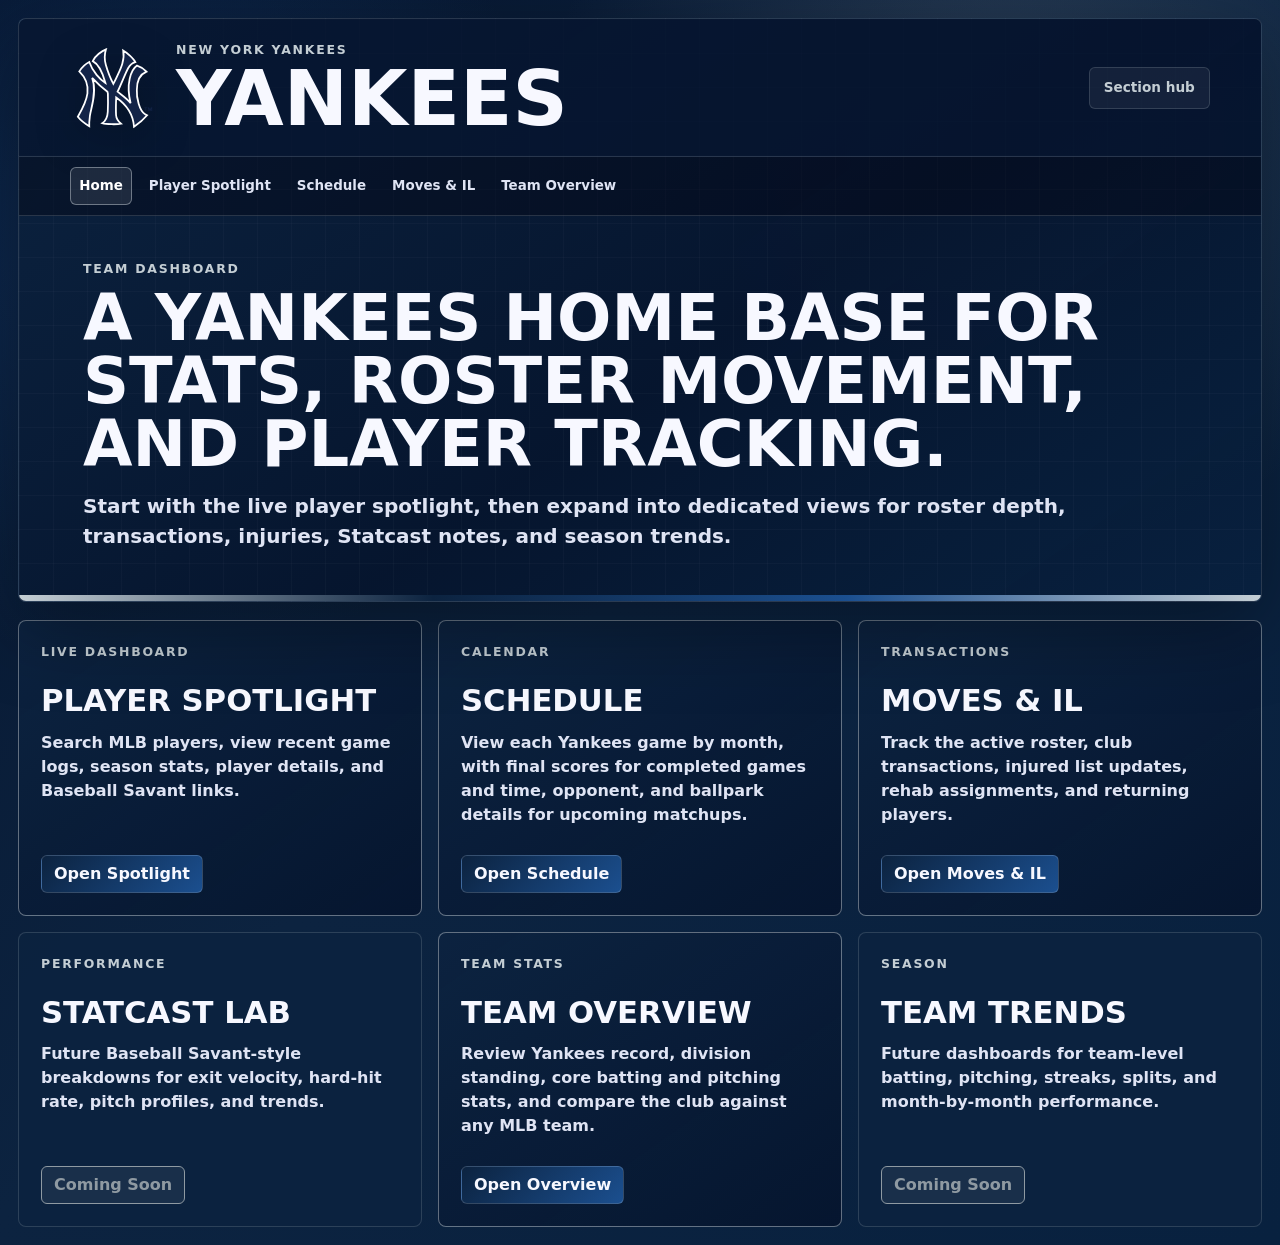
<file: yankees/index.html>
<!doctype html>
<html lang="en">
  <head>
    <meta charset="UTF-8" />
    <meta name="viewport" content="width=device-width, initial-scale=1.0" />
    <title>Yankees</title>
    <link rel="preconnect" href="https://cdn.jsdelivr.net" />
    <link href="https://cdn.jsdelivr.net/npm/bootstrap@5.3.3/dist/css/bootstrap.min.css" rel="stylesheet" />
    <link rel="stylesheet" href="./styles.css" />
  </head>
  <body>
    <main class="site-shell container-fluid">
      <section class="hero-panel position-relative overflow-hidden">
        <header class="topbar d-flex flex-column flex-md-row align-items-start align-items-md-center justify-content-between gap-3">
          <div class="brand-lockup d-flex align-items-center gap-3">
            <img class="brand-logo" src="./assets/new-york-yankees.svg" alt="New York Yankees logo" />
            <div>
              <p class="kicker mb-1">New York Yankees</p>
              <h1 class="display-title mb-0">Yankees</h1>
            </div>
          </div>
          <span class="status-pill">Section hub</span>
        </header>

        <details class="site-nav">
          <summary><span>Menu</span><span class="site-nav-icon" aria-hidden="true"></span></summary>
          <nav class="site-nav-links" aria-label="Yankees sections">
            <a class="site-nav-link active" href="./">Home</a>
            <a class="site-nav-link" href="./player-spotlight/">Player Spotlight</a>
            <a class="site-nav-link" href="./schedule/">Schedule</a>
            <a class="site-nav-link" href="./moves-il/">Moves & IL</a>
            <a class="site-nav-link" href="./team-overview/">Team Overview</a>
          </nav>
        </details>
        <nav class="desktop-site-nav navbar navbar-expand" aria-label="Yankees sections">
          <div class="navbar-nav">
            <a class="nav-link active" href="./" aria-current="page">Home</a>
            <a class="nav-link" href="./player-spotlight/">Player Spotlight</a>
            <a class="nav-link" href="./schedule/">Schedule</a>
            <a class="nav-link" href="./moves-il/">Moves & IL</a>
            <a class="nav-link" href="./team-overview/">Team Overview</a>
          </div>
        </nav>

        <section class="hero-body row g-4 align-items-end">
          <div class="col-12">
            <p class="eyebrow mb-2">Team dashboard</p>
            <h2 class="hero-heading mb-3">A Yankees home base for stats, roster movement, and player tracking.</h2>
            <p class="hero-copy mb-0">
              Start with the live player spotlight, then expand into dedicated views for roster depth, transactions, injuries, Statcast notes, and season trends.
            </p>
          </div>
        </section>
      </section>

      <section class="section-grid row g-3">
        <article class="col-12 col-md-6 col-xl-4">
          <div class="section-card section-card-active h-100">
            <p class="card-kicker mb-2">Live Dashboard</p>
            <h2>Player Spotlight</h2>
            <p>Search MLB players, view recent game logs, season stats, player details, and Baseball Savant links.</p>
            <a class="btn btn-section" href="./player-spotlight/">Open Spotlight</a>
          </div>
        </article>

        <article class="col-12 col-md-6 col-xl-4">
          <div class="section-card section-card-active h-100">
            <p class="card-kicker mb-2">Calendar</p>
            <h2>Schedule</h2>
            <p>View each Yankees game by month, with final scores for completed games and time, opponent, and ballpark details for upcoming matchups.</p>
            <a class="btn btn-section" href="./schedule/">Open Schedule</a>
          </div>
        </article>

        <article class="col-12 col-md-6 col-xl-4">
          <div class="section-card section-card-active h-100">
            <p class="card-kicker mb-2">Transactions</p>
            <h2>Moves & IL</h2>
            <p>Track the active roster, club transactions, injured list updates, rehab assignments, and returning players.</p>
            <a class="btn btn-section" href="./moves-il/">Open Moves & IL</a>
          </div>
        </article>

        <article class="col-12 col-md-6 col-xl-4">
          <div class="section-card h-100">
            <p class="card-kicker mb-2">Performance</p>
            <h2>Statcast Lab</h2>
            <p>Future Baseball Savant-style breakdowns for exit velocity, hard-hit rate, pitch profiles, and trends.</p>
            <span class="btn btn-section disabled" aria-disabled="true">Coming Soon</span>
          </div>
        </article>

        <article class="col-12 col-md-6 col-xl-4">
          <div class="section-card section-card-active h-100">
            <p class="card-kicker mb-2">Team Stats</p>
            <h2>Team Overview</h2>
            <p>Review Yankees record, division standing, core batting and pitching stats, and compare the club against any MLB team.</p>
            <a class="btn btn-section" href="./team-overview/">Open Overview</a>
          </div>
        </article>

        <article class="col-12 col-md-6 col-xl-4">
          <div class="section-card h-100">
            <p class="card-kicker mb-2">Season</p>
            <h2>Team Trends</h2>
            <p>Future dashboards for team-level batting, pitching, streaks, splits, and month-by-month performance.</p>
            <span class="btn btn-section disabled" aria-disabled="true">Coming Soon</span>
          </div>
        </article>
      </section>
    </main>
  </body>
</html>
</file>
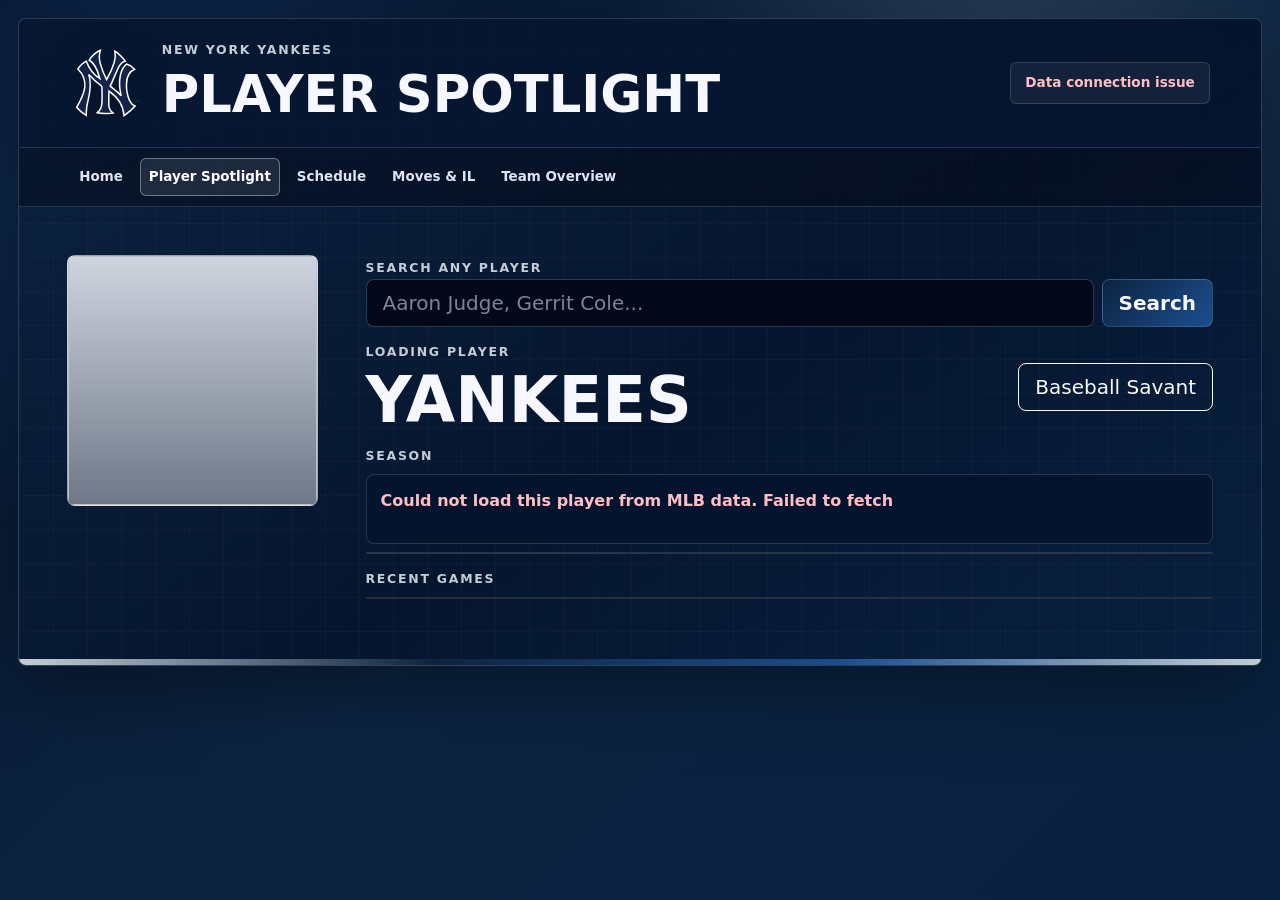
<file: yankees/player-spotlight/index.html>
<!doctype html>
<html lang="en">
  <head>
    <meta charset="UTF-8" />
    <meta name="viewport" content="width=device-width, initial-scale=1.0" />
    <title>Yankees</title>
    <link rel="preconnect" href="https://statsapi.mlb.com" />
    <link rel="preconnect" href="https://img.mlbstatic.com" />
    <link href="https://cdn.jsdelivr.net/npm/bootstrap@5.3.3/dist/css/bootstrap.min.css" rel="stylesheet" />
    <link rel="stylesheet" href="./styles.css" />
  </head>
  <body>
    <main class="container-fluid app-shell">
      <section class="spotlight overflow-hidden position-relative" aria-labelledby="page-title">
        <header class="topbar d-flex flex-column flex-md-row align-items-start align-items-md-center justify-content-between gap-3">
          <div class="brand-lockup d-flex align-items-center gap-3 min-w-0">
            <img class="brand-logo" src="../assets/new-york-yankees.svg" alt="New York Yankees logo" />
            <div class="min-w-0">
              <p class="kicker mb-1">New York Yankees</p>
              <h1 id="page-title" class="display-title mb-0">Player Spotlight</h1>
            </div>
          </div>
          <div class="header-actions d-flex flex-column flex-sm-row gap-2">
            <div class="badge status-pill" id="data-status">Connecting to MLB data</div>
          </div>
        </header>

        <details class="site-nav">
          <summary><span>Menu</span><span class="site-nav-icon" aria-hidden="true"></span></summary>
          <nav class="site-nav-links" aria-label="Yankees sections">
            <a class="site-nav-link" href="../">Home</a>
            <a class="site-nav-link active" href="../player-spotlight/">Player Spotlight</a>
            <a class="site-nav-link" href="../schedule/">Schedule</a>
            <a class="site-nav-link" href="../moves-il/">Moves & IL</a>
            <a class="site-nav-link" href="../team-overview/">Team Overview</a>
          </nav>
        </details>
        <nav class="desktop-site-nav navbar navbar-expand" aria-label="Yankees sections">
          <div class="navbar-nav">
            <a class="nav-link" href="../">Home</a>
            <a class="nav-link active" href="../player-spotlight/" aria-current="page">Player Spotlight</a>
            <a class="nav-link" href="../schedule/">Schedule</a>
            <a class="nav-link" href="../moves-il/">Moves & IL</a>
            <a class="nav-link" href="../team-overview/">Team Overview</a>
          </div>
        </nav>

        <section class="row g-4 g-xl-5 spotlight-body">
          <aside class="col-12 col-lg-4 col-xl-3" aria-label="Selected player">
            <div class="portrait-wrap">
              <img id="player-headshot" class="img-fluid" alt="" />
            </div>
            <div class="player-bio d-grid gap-3 mt-3" id="player-bio"></div>
          </aside>

          <section class="col-12 col-lg-8 col-xl-9 d-grid gap-3 player-main">
            <div class="row g-2 align-items-end">
              <label class="col-12 col-md" for="player-search">
                <span class="form-label label-small">Search any player</span>
                <input id="player-search" class="form-control form-control-lg" type="search" placeholder="Aaron Judge, Gerrit Cole..." autocomplete="off" />
              </label>
              <div class="col-12 col-md-auto">
                <button id="search-button" class="btn btn-yankees btn-lg w-100" type="button">Search</button>
              </div>
            </div>
            <div class="row g-2 search-results" id="search-results" hidden></div>

            <div class="d-flex flex-column flex-md-row align-items-start align-items-md-center justify-content-between gap-3">
              <div class="min-w-0">
                <p id="player-meta" class="player-meta mb-2">Loading player</p>
                <h2 id="player-name" class="player-name mb-0">Yankees</h2>
              </div>
              <a id="savant-link" class="btn btn-outline-light btn-lg flex-shrink-0" href="https://baseballsavant.mlb.com/" target="_blank" rel="noreferrer">Baseball Savant</a>
            </div>

            <section aria-label="Season stats">
              <p class="section-label mb-2" id="season-label">Season</p>
              <div class="row g-0 stat-grid primary" id="primary-stats"></div>
              <div class="row g-0 stat-grid compact mt-2" id="secondary-stats"></div>
            </section>

            <section aria-label="Recent games">
              <div class="d-flex flex-column flex-sm-row align-items-start align-items-sm-center justify-content-between gap-2">
                <p class="section-label mb-0">Recent Games</p>
                <span id="recent-summary"></span>
              </div>
              <div class="table-responsive table-shell mt-2">
                <table class="table table-dark table-hover align-middle mb-0">
                  <thead id="game-log-head"></thead>
                  <tbody id="game-log-body"></tbody>
                </table>
              </div>
            </section>
          </section>
        </section>
      </section>
    </main>

    <template id="stat-template">
      <article class="col stat-card">
        <strong></strong>
        <span></span>
      </article>
    </template>

    <script src="./app.js" defer></script>
  </body>
</html>
</file>
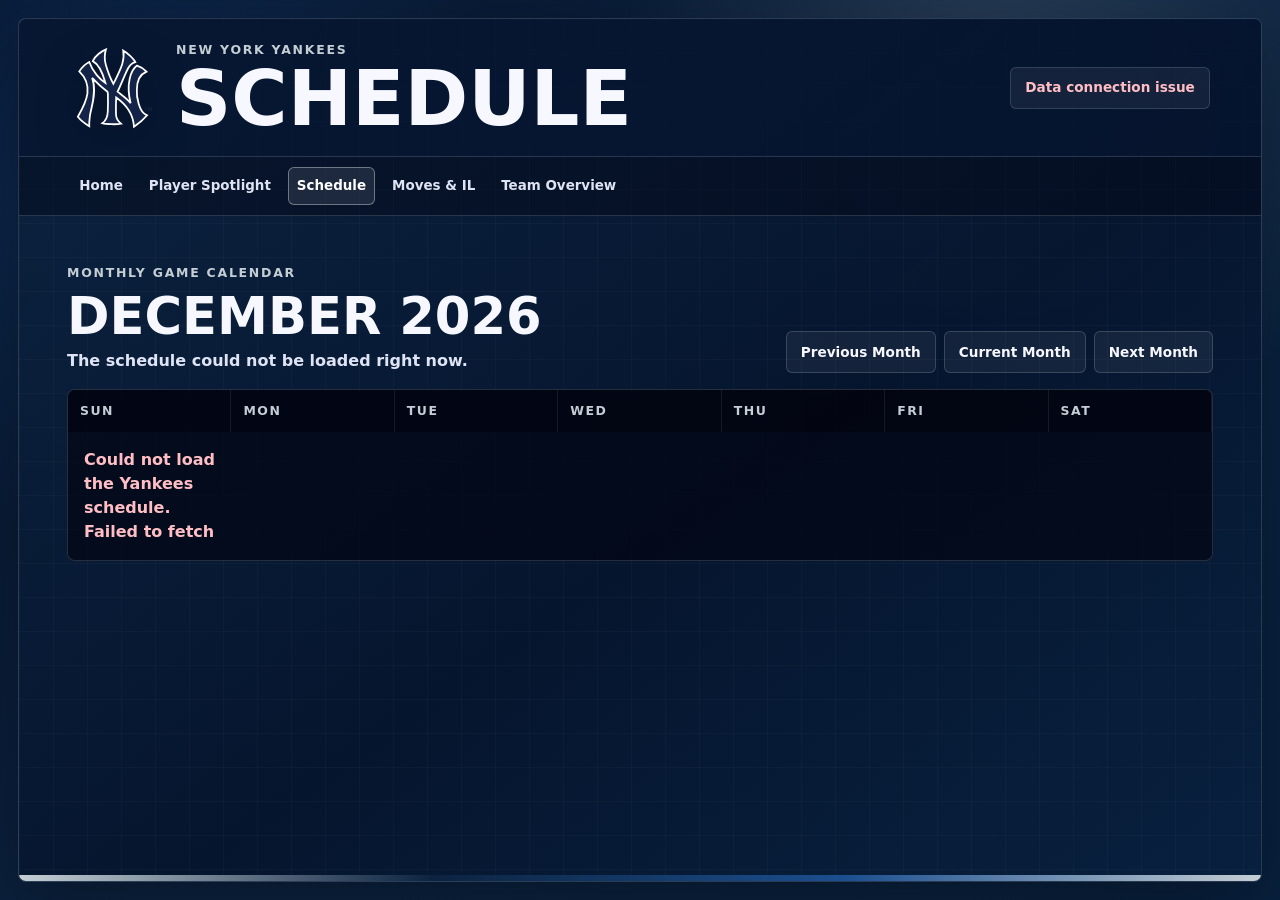
<file: yankees/schedule/index.html>
<!doctype html>
<html lang="en">
  <head>
    <meta charset="UTF-8" />
    <meta name="viewport" content="width=device-width, initial-scale=1.0" />
    <title>Yankees Schedule</title>
    <link rel="preconnect" href="https://statsapi.mlb.com" />
    <link rel="preconnect" href="https://cdn.jsdelivr.net" />
    <link href="https://cdn.jsdelivr.net/npm/bootstrap@5.3.3/dist/css/bootstrap.min.css" rel="stylesheet" />
    <link rel="stylesheet" href="./styles.css" />
  </head>
  <body>
    <main class="site-shell container-fluid">
      <section class="schedule-panel position-relative overflow-hidden">
        <header class="topbar d-flex flex-column flex-lg-row align-items-start align-items-lg-center justify-content-between gap-3">
          <div class="brand-lockup d-flex align-items-center gap-3">
            <img class="brand-logo" src="../assets/new-york-yankees.svg" alt="New York Yankees logo" />
            <div>
              <p class="kicker mb-1">New York Yankees</p>
              <h1 class="display-title mb-0">Schedule</h1>
            </div>
          </div>
          <div class="header-actions d-flex flex-column flex-sm-row gap-2">
            <span class="status-pill" id="data-status">Connecting to MLB data</span>
          </div>
        </header>

        <details class="site-nav">
          <summary><span>Menu</span><span class="site-nav-icon" aria-hidden="true"></span></summary>
          <nav class="site-nav-links" aria-label="Yankees sections">
            <a class="site-nav-link" href="../">Home</a>
            <a class="site-nav-link" href="../player-spotlight/">Player Spotlight</a>
            <a class="site-nav-link active" href="../schedule/">Schedule</a>
            <a class="site-nav-link" href="../moves-il/">Moves & IL</a>
            <a class="site-nav-link" href="../team-overview/">Team Overview</a>
          </nav>
        </details>
        <nav class="desktop-site-nav navbar navbar-expand" aria-label="Yankees sections">
          <div class="navbar-nav">
            <a class="nav-link" href="../">Home</a>
            <a class="nav-link" href="../player-spotlight/">Player Spotlight</a>
            <a class="nav-link active" href="../schedule/" aria-current="page">Schedule</a>
            <a class="nav-link" href="../moves-il/">Moves & IL</a>
            <a class="nav-link" href="../team-overview/">Team Overview</a>
          </div>
        </nav>

        <section class="schedule-body">
          <div class="d-flex flex-column flex-xl-row align-items-start align-items-xl-end justify-content-between gap-3 mb-3">
            <div>
              <p class="eyebrow mb-2">Monthly game calendar</p>
              <h2 class="month-title mb-2" id="month-title">Loading month</h2>
              <p class="month-summary mb-0" id="month-summary">Final scores, live games, and upcoming details appear inside each date.</p>
            </div>
            <div class="month-controls d-flex flex-column flex-sm-row gap-2">
              <button class="btn btn-control" id="prev-month" type="button">Previous Month</button>
              <button class="btn btn-control" id="current-month" type="button">Current Month</button>
              <button class="btn btn-control" id="next-month" type="button">Next Month</button>
            </div>
          </div>

          <div class="calendar-shell">
            <div class="weekday-row" aria-hidden="true">
              <span>Sun</span>
              <span>Mon</span>
              <span>Tue</span>
              <span>Wed</span>
              <span>Thu</span>
              <span>Fri</span>
              <span>Sat</span>
            </div>
            <section class="calendar-grid" id="calendar-grid" aria-label="Yankees monthly schedule"></section>
          </div>
        </section>
      </section>
    </main>

    <script src="./app.js" defer></script>
  </body>
</html>
</file>
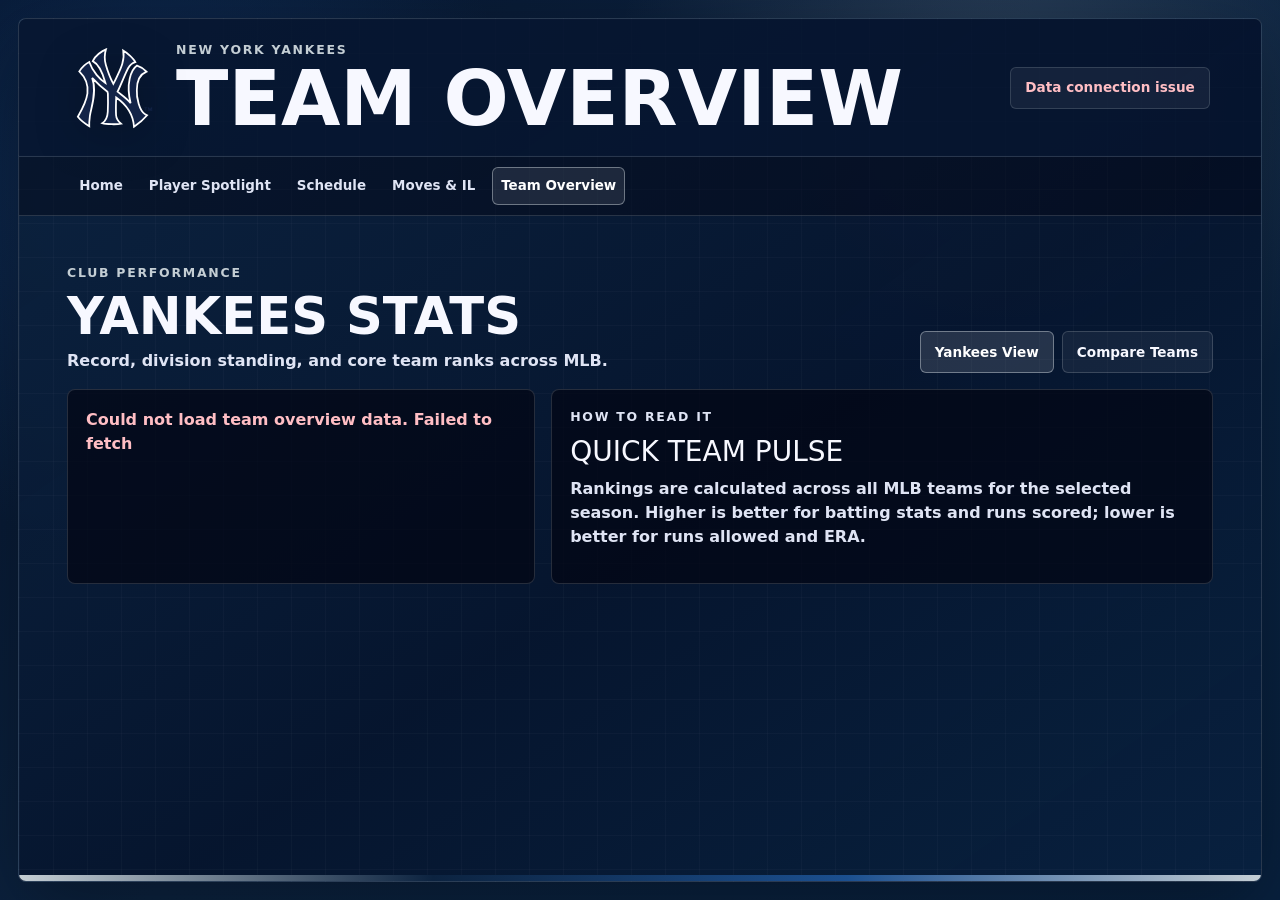
<file: yankees/team-overview/index.html>
<!doctype html>
<html lang="en">
  <head>
    <meta charset="UTF-8" />
    <meta name="viewport" content="width=device-width, initial-scale=1.0" />
    <title>Yankees Team Overview</title>
    <link rel="preconnect" href="https://statsapi.mlb.com" />
    <link rel="preconnect" href="https://cdn.jsdelivr.net" />
    <link href="https://cdn.jsdelivr.net/npm/bootstrap@5.3.3/dist/css/bootstrap.min.css" rel="stylesheet" />
    <link rel="stylesheet" href="./styles.css" />
  </head>
  <body>
    <main class="site-shell container-fluid">
      <section class="overview-panel position-relative overflow-hidden">
        <header class="topbar d-flex flex-column flex-lg-row align-items-start align-items-lg-center justify-content-between gap-3">
          <div class="brand-lockup d-flex align-items-center gap-3">
            <img class="brand-logo" src="../assets/new-york-yankees.svg" alt="New York Yankees logo" />
            <div>
              <p class="kicker mb-1">New York Yankees</p>
              <h1 class="display-title mb-0">Team Overview</h1>
            </div>
          </div>
          <div class="header-actions d-flex flex-column flex-sm-row gap-2">
            <span class="status-pill" id="data-status">Connecting to MLB data</span>
          </div>
        </header>

        <details class="site-nav">
          <summary><span>Menu</span><span class="site-nav-icon" aria-hidden="true"></span></summary>
          <nav class="site-nav-links" aria-label="Yankees sections">
            <a class="site-nav-link" href="../">Home</a>
            <a class="site-nav-link" href="../player-spotlight/">Player Spotlight</a>
            <a class="site-nav-link" href="../schedule/">Schedule</a>
            <a class="site-nav-link" href="../moves-il/">Moves & IL</a>
            <a class="site-nav-link active" href="../team-overview/">Team Overview</a>
          </nav>
        </details>
        <nav class="desktop-site-nav navbar navbar-expand" aria-label="Yankees sections">
          <div class="navbar-nav">
            <a class="nav-link" href="../">Home</a>
            <a class="nav-link" href="../player-spotlight/">Player Spotlight</a>
            <a class="nav-link" href="../schedule/">Schedule</a>
            <a class="nav-link" href="../moves-il/">Moves & IL</a>
            <a class="nav-link active" href="../team-overview/" aria-current="page">Team Overview</a>
          </div>
        </nav>

        <section class="overview-body">
          <div class="d-flex flex-column flex-xl-row align-items-start align-items-xl-end justify-content-between gap-3 mb-3">
            <div>
              <p class="eyebrow mb-2">Club performance</p>
              <h2 class="page-heading mb-2" id="view-title">Yankees Stats</h2>
              <p class="page-copy mb-0" id="view-copy">Record, division standing, and core team ranks across MLB.</p>
            </div>
            <div class="view-controls d-flex flex-column flex-sm-row gap-2" role="group" aria-label="Overview views">
              <button class="btn btn-control active" id="overview-view" type="button">Yankees View</button>
              <button class="btn btn-control" id="compare-view" type="button">Compare Teams</button>
            </div>
          </div>

          <section id="overview-panel" aria-label="Yankees team overview">
            <div class="row g-3">
              <div class="col-12 col-xl-5">
                <article class="team-card h-100" id="yankees-card"></article>
              </div>
              <div class="col-12 col-xl-7">
                <div class="insight-panel h-100">
                  <p class="panel-kicker mb-2">How to read it</p>
                  <h3>Quick team pulse</h3>
                  <p>
                    Rankings are calculated across all MLB teams for the selected season. Higher is better for batting stats and runs scored; lower is better for runs allowed and ERA.
                  </p>
                </div>
              </div>
            </div>
          </section>

          <section id="compare-panel" aria-label="Compare Yankees to another team" hidden>
            <div class="compare-search row g-2 align-items-end mb-3">
              <label class="col-12 col-lg" for="team-search">
                <span class="form-label label-small">Search team to compare</span>
                <input class="form-control form-control-lg" id="team-search" list="team-options" type="search" placeholder="Boston Red Sox, Dodgers, NYM..." autocomplete="off" />
                <datalist id="team-options"></datalist>
              </label>
              <div class="col-12 col-lg-auto">
                <button class="btn btn-yankees btn-lg w-100" id="compare-button" type="button">Compare</button>
              </div>
            </div>
            <div class="row g-3">
              <div class="col-12 col-xl-6">
                <article class="team-card h-100" id="compare-yankees-card"></article>
              </div>
              <div class="col-12 col-xl-6">
                <article class="team-card h-100" id="comparison-card"></article>
              </div>
            </div>
          </section>
        </section>
      </section>
    </main>

    <template id="metric-template">
      <article class="metric-row">
        <div>
          <span class="metric-badge"></span>
          <strong></strong>
        </div>
        <div class="metric-value">
          <span></span>
          <small></small>
        </div>
      </article>
    </template>

    <script src="./app.js" defer></script>
  </body>
</html>
</file>
<file: yankees/styles.css>
:root {
  color-scheme: dark;
  --yankees-navy: #0c2340;
  --yankees-silver: #c4ced4;
  --swatch-deep: #06152e;
  --swatch-mid: #1b4f8f;
  --swatch-shadow: #08213f;
  --bs-body-color: #f7f8ff;
  --bs-body-bg: var(--swatch-deep);
  --ink: #f7f8ff;
  --muted: var(--yankees-silver);
  --quiet: #8f9aa2;
  --line: rgba(196, 206, 211, 0.18);
  --line-bright: rgba(196, 206, 211, 0.48);
  --panel: rgba(12, 35, 64, 0.84);
  --shadow: 0 24px 80px rgba(0, 0, 0, 0.34);
}

body {
  min-height: 100vh;
  color: var(--ink);
  background:
    radial-gradient(circle at 78% 10%, rgba(196, 206, 211, 0.16), transparent 30%),
    radial-gradient(circle at 12% 20%, rgba(27, 79, 143, 0.38), transparent 28%),
    linear-gradient(135deg, var(--swatch-deep) 0%, var(--yankees-navy) 48%, var(--swatch-shadow) 100%);
  font-family: Inter, ui-sans-serif, system-ui, -apple-system, BlinkMacSystemFont, "Segoe UI", sans-serif;
}

.site-shell {
  max-width: 1440px;
  padding: 18px;
}

.hero-panel {
  min-height: 0;
  border: 1px solid var(--line);
  border-radius: 8px;
  background:
    linear-gradient(rgba(255, 255, 255, 0.024) 1px, transparent 1px),
    linear-gradient(90deg, rgba(255, 255, 255, 0.024) 1px, transparent 1px),
    linear-gradient(145deg, rgba(12, 35, 64, 0.98), rgba(6, 21, 46, 0.96) 56%, rgba(8, 33, 63, 0.98));
  background-size: 34px 34px, 34px 34px, auto;
  box-shadow: var(--shadow);
}

.hero-panel::after {
  content: "";
  position: absolute;
  inset: auto 0 0;
  height: 6px;
  background: linear-gradient(90deg, var(--yankees-silver), var(--yankees-navy), var(--swatch-mid), var(--yankees-silver));
}

.topbar {
  min-height: 86px;
  padding: 22px clamp(20px, 4vw, 54px);
  border-bottom: 1px solid var(--line);
  background: rgba(6, 21, 46, 0.76);
}

.site-nav {
  display: none;
  border-bottom: 1px solid var(--line);
  background: rgba(3, 6, 20, 0.42);
}

.site-nav summary {
  min-height: 50px;
  padding: 0 clamp(20px, 4vw, 54px);
  color: var(--ink);
  cursor: pointer;
  display: none;
  align-items: center;
  justify-content: space-between;
  font-size: 0.88rem;
  font-weight: 900;
  text-transform: uppercase;
}

.site-nav summary::-webkit-details-marker {
  display: none;
}

.site-nav-icon,
.site-nav-icon::before,
.site-nav-icon::after {
  width: 22px;
  height: 2px;
  border-radius: 999px;
  background: var(--yankees-silver);
  display: block;
}

.site-nav-icon {
  position: relative;
}

.site-nav-icon::before,
.site-nav-icon::after {
  content: "";
  position: absolute;
  left: 0;
}

.site-nav-icon::before {
  top: -7px;
}

.site-nav-icon::after {
  top: 7px;
}

.site-nav-links {
  padding: 10px clamp(20px, 4vw, 54px);
  display: flex;
  flex-wrap: wrap;
  gap: 8px;
}

.site-nav-link {
  min-height: 38px;
  border: 1px solid transparent;
  border-radius: 6px;
  color: #dfe4f4;
  display: inline-flex;
  align-items: center;
  padding: 0 12px;
  font-size: 0.84rem;
  font-weight: 850;
  text-decoration: none;
}

.site-nav-link:hover,
.site-nav-link:focus,
.site-nav-link.active {
  border-color: var(--line-bright);
  color: #fff;
  background: rgba(196, 206, 212, 0.12);
}

.desktop-site-nav {
  min-height: 58px;
  border-bottom: 1px solid var(--line);
  background: rgba(3, 6, 20, 0.42);
  padding: 10px clamp(20px, 4vw, 54px);
}

.desktop-site-nav .navbar-nav {
  flex-direction: row;
  flex-wrap: wrap;
  gap: 8px;
}

.desktop-site-nav .nav-link {
  min-height: 38px;
  border: 1px solid transparent;
  border-radius: 6px;
  color: #dfe4f4;
  display: inline-flex;
  align-items: center;
  padding: 0 12px;
  font-size: 0.84rem;
  font-weight: 850;
}

.desktop-site-nav .nav-link:hover,
.desktop-site-nav .nav-link:focus,
.desktop-site-nav .nav-link.active {
  border-color: var(--line-bright);
  color: #fff;
  background: rgba(196, 206, 212, 0.12);
}

.brand-lockup {
  min-width: 0;
}

.brand-logo {
  width: auto;
  height: calc(clamp(2.024rem, 5.52vw, 5.152rem) + 1.2rem);
  aspect-ratio: 1;
  flex: 0 0 auto;
  object-fit: contain;
  border: 0;
  border-radius: 0;
  background: transparent;
  padding: 0;
  filter: drop-shadow(0 12px 22px rgba(0, 0, 0, 0.28));
}

.hero-body {
  padding: clamp(24px, 4vw, 44px) clamp(20px, 5vw, 64px) clamp(30px, 4vw, 50px);
}

.kicker,
.eyebrow,
.card-kicker {
  color: var(--muted);
  font-size: 0.78rem;
  font-weight: 800;
  letter-spacing: 0.14em;
  text-transform: uppercase;
}

.display-title,
.hero-heading,
.section-card h2 {
  letter-spacing: 0;
  text-transform: uppercase;
}

.display-title {
  font-size: clamp(2.2rem, 6vw, 5.6rem);
  font-weight: 850;
  line-height: 0.92;
}

.hero-heading {
  max-width: none;
  font-size: clamp(2rem, 5vw, 4.9rem);
  font-weight: 850;
  line-height: 0.98;
}

.hero-copy {
  max-width: none;
  color: #dfe4f4;
  font-size: clamp(1rem, 1.8vw, 1.25rem);
  font-weight: 650;
}

.status-pill {
  min-height: 42px;
  border: 1px solid var(--line);
  border-radius: 6px;
  color: var(--yankees-silver);
  background: rgba(255, 255, 255, 0.06);
  display: inline-flex;
  align-items: center;
  justify-content: center;
  padding: 0 14px;
  font-size: 0.85rem;
  font-weight: 800;
  white-space: nowrap;
}

.section-grid {
  padding-top: 18px;
}

.section-card {
  border: 1px solid var(--line);
  border-radius: 8px;
  background: var(--panel);
  padding: 22px;
  display: flex;
  flex-direction: column;
  gap: 12px;
}

.section-card-active {
  border-color: var(--line-bright);
  background: linear-gradient(145deg, rgba(12, 35, 64, 0.98), rgba(6, 21, 46, 0.92));
}

.section-card h2 {
  margin: 0;
  font-size: clamp(1.35rem, 2.4vw, 2rem);
  font-weight: 850;
}

.section-card p:not(.card-kicker) {
  color: #dfe4f4;
  font-weight: 650;
}

.btn-section {
  width: fit-content;
  margin-top: auto;
  border: 1px solid rgba(255, 255, 255, 0.16);
  border-radius: 6px;
  color: var(--ink);
  background: linear-gradient(135deg, var(--yankees-navy), var(--swatch-mid));
  font-weight: 800;
}

.btn-section:hover,
.btn-section:focus {
  border-color: rgba(255, 255, 255, 0.32);
  color: #fff;
  background: linear-gradient(135deg, var(--swatch-mid), var(--swatch-shadow));
}

.btn-section.disabled {
  color: var(--quiet);
  background: rgba(255, 255, 255, 0.06);
  opacity: 1;
}

@media (max-width: 575.98px) {
  .site-shell {
    padding: 10px;
  }

  .topbar,
  .hero-body {
    padding-inline: 16px;
  }

  .brand-lockup {
    align-items: flex-start !important;
  }

  .brand-logo {
    height: 4rem;
  }

  .display-title {
    font-size: clamp(2rem, 13vw, 3.2rem);
  }

  .hero-heading {
    font-size: clamp(1.6rem, 9vw, 2.6rem);
  }

  .site-nav summary {
    display: flex;
    padding-inline: 16px;
  }

  .site-nav {
    display: block;
  }

  .site-nav-links {
    display: none;
    padding: 0 16px 12px;
  }

  .site-nav[open] .site-nav-links {
    display: grid;
    grid-template-columns: 1fr;
  }

  .site-nav-link {
    width: 100%;
  }

  .desktop-site-nav {
    display: none;
  }

  .status-pill,
  .btn-section {
    width: 100%;
  }
}
</file>
<file: yankees/player-spotlight/styles.css>
:root {
  color-scheme: dark;
  --yankees-navy: #0c2340;
  --yankees-silver: #c4ced4;
  --swatch-deep: #06152e;
  --swatch-mid: #1b4f8f;
  --swatch-shadow: #08213f;
  --bs-body-color: #f7f8ff;
  --bs-body-bg: var(--swatch-deep);
  --ink: #f7f8ff;
  --muted: var(--yankees-silver);
  --quiet: #8f9aa2;
  --panel-strong: rgba(6, 21, 46, 0.94);
  --line: rgba(196, 206, 211, 0.18);
  --line-bright: rgba(196, 206, 211, 0.48);
  --shadow: 0 24px 80px rgba(0, 0, 0, 0.34);
}

[hidden] {
  display: none !important;
}

body {
  min-height: 100vh;
  color: var(--ink);
  background:
    radial-gradient(circle at 78% 10%, rgba(196, 206, 211, 0.16), transparent 30%),
    radial-gradient(circle at 12% 20%, rgba(27, 79, 143, 0.38), transparent 28%),
    linear-gradient(135deg, var(--swatch-deep) 0%, var(--yankees-navy) 48%, var(--swatch-shadow) 100%);
  font-family: Inter, ui-sans-serif, system-ui, -apple-system, BlinkMacSystemFont, "Segoe UI", sans-serif;
}

.app-shell {
  max-width: 1440px;
  padding: 18px;
}

.spotlight {
  min-height: 72vh;
  border: 1px solid var(--line);
  border-radius: 8px;
  background:
    linear-gradient(rgba(255, 255, 255, 0.024) 1px, transparent 1px),
    linear-gradient(90deg, rgba(255, 255, 255, 0.024) 1px, transparent 1px),
    linear-gradient(145deg, rgba(12, 35, 64, 0.98), rgba(6, 21, 46, 0.96) 56%, rgba(8, 33, 63, 0.98));
  background-size: 34px 34px, 34px 34px, auto;
  box-shadow: var(--shadow);
}

.spotlight::after {
  content: "";
  position: absolute;
  inset: auto 0 0;
  height: 6px;
  background: linear-gradient(90deg, var(--yankees-silver), var(--yankees-navy), var(--swatch-mid), var(--yankees-silver));
}

.topbar {
  min-height: 86px;
  padding: 22px clamp(20px, 4vw, 54px);
  border-bottom: 1px solid var(--line);
  background: rgba(6, 21, 46, 0.76);
}

.site-nav {
  display: none;
  border-bottom: 1px solid var(--line);
  background: rgba(3, 6, 20, 0.42);
}

.site-nav summary {
  min-height: 50px;
  padding: 0 clamp(20px, 4vw, 54px);
  color: var(--ink);
  cursor: pointer;
  display: none;
  align-items: center;
  justify-content: space-between;
  font-size: 0.88rem;
  font-weight: 900;
  text-transform: uppercase;
}

.site-nav summary::-webkit-details-marker {
  display: none;
}

.site-nav-icon,
.site-nav-icon::before,
.site-nav-icon::after {
  width: 22px;
  height: 2px;
  border-radius: 999px;
  background: var(--yankees-silver);
  display: block;
}

.site-nav-icon {
  position: relative;
}

.site-nav-icon::before,
.site-nav-icon::after {
  content: "";
  position: absolute;
  left: 0;
}

.site-nav-icon::before {
  top: -7px;
}

.site-nav-icon::after {
  top: 7px;
}

.site-nav-links {
  padding: 10px clamp(20px, 4vw, 54px);
  display: flex;
  flex-wrap: wrap;
  gap: 8px;
}

.site-nav-link {
  min-height: 38px;
  border: 1px solid transparent;
  border-radius: 6px;
  color: #dfe4f4;
  display: inline-flex;
  align-items: center;
  padding: 0 12px;
  font-size: 0.84rem;
  font-weight: 850;
  text-decoration: none;
}

.site-nav-link:hover,
.site-nav-link:focus,
.site-nav-link.active {
  border-color: var(--line-bright);
  color: #fff;
  background: rgba(196, 206, 212, 0.12);
}

.desktop-site-nav {
  min-height: 58px;
  border-bottom: 1px solid var(--line);
  background: rgba(3, 6, 20, 0.42);
  padding: 10px clamp(20px, 4vw, 54px);
}

.desktop-site-nav .navbar-nav {
  flex-direction: row;
  flex-wrap: wrap;
  gap: 8px;
}

.desktop-site-nav .nav-link {
  min-height: 38px;
  border: 1px solid transparent;
  border-radius: 6px;
  color: #dfe4f4;
  display: inline-flex;
  align-items: center;
  padding: 0 12px;
  font-size: 0.84rem;
  font-weight: 850;
}

.desktop-site-nav .nav-link:hover,
.desktop-site-nav .nav-link:focus,
.desktop-site-nav .nav-link.active {
  border-color: var(--line-bright);
  color: #fff;
  background: rgba(196, 206, 212, 0.12);
}

.brand-lockup {
  min-width: 0;
}

.brand-logo {
  width: auto;
  height: calc(clamp(2.1rem, 4.4vw, 3.75rem) + 1.2rem);
  aspect-ratio: 1;
  flex: 0 0 auto;
  object-fit: contain;
  border: 0;
  border-radius: 0;
  background: transparent;
  padding: 0;
  filter: drop-shadow(0 12px 22px rgba(0, 0, 0, 0.28));
}

.spotlight-body {
  padding: clamp(20px, 4vw, 48px);
}

.kicker,
.section-label,
.player-meta,
.label-small {
  color: var(--muted);
  font-size: 0.78rem;
  font-weight: 800;
  letter-spacing: 0.14em;
  text-transform: uppercase;
}

.display-title,
.player-name,
.panel-heading {
  letter-spacing: 0;
  text-transform: uppercase;
}

.display-title {
  font-size: clamp(1.9rem, 4vw, 3.4rem);
  font-weight: 850;
}

.player-name {
  font-size: clamp(2rem, 5vw, 4.8rem);
  font-weight: 850;
  line-height: 0.96;
}

.status-pill {
  min-height: 42px;
  border: 1px solid var(--line);
  border-radius: 6px;
  color: var(--yankees-silver);
  background: rgba(255, 255, 255, 0.06);
  display: inline-flex;
  align-items: center;
  justify-content: center;
  padding: 0 14px;
  font-size: 0.85rem;
  white-space: nowrap;
}

.nav-home-link {
  min-height: 42px;
  border-radius: 6px;
  display: inline-flex;
  align-items: center;
  justify-content: center;
  font-size: 0.85rem;
  font-weight: 800;
}

.portrait-wrap {
  aspect-ratio: 1 / 1;
  border-radius: 8px;
  border: 1px solid rgba(255, 255, 255, 0.28);
  background: linear-gradient(180deg, #cfd5df, #6f7788);
  overflow: hidden;
  display: grid;
  place-items: end center;
}

.portrait-wrap img {
  width: 100%;
  height: 100%;
  object-fit: cover;
}

.player-bio {
  font-size: 0.92rem;
  color: var(--ink);
  font-weight: 750;
}

.bio-row {
  display: grid;
  grid-template-columns: 28px 1fr;
  gap: 8px;
  align-items: center;
}

.bio-row span:first-child {
  color: var(--yankees-silver);
  font-size: 1rem;
}

.form-control {
  border-color: var(--line);
  color: var(--ink);
  background-color: rgba(3, 6, 20, 0.82);
}

.form-control:focus {
  border-color: var(--line-bright);
  color: var(--ink);
  background-color: rgba(3, 6, 20, 0.92);
  box-shadow: 0 0 0 0.25rem rgba(196, 206, 211, 0.18);
}

.form-control::placeholder {
  color: #7d8498;
}

.btn-yankees {
  border-color: rgba(255, 255, 255, 0.16);
  color: var(--ink);
  background: linear-gradient(135deg, var(--yankees-navy), var(--swatch-mid));
  font-weight: 800;
}

.btn-yankees:hover,
.btn-yankees:focus {
  border-color: rgba(255, 255, 255, 0.32);
  color: #fff;
  background: linear-gradient(135deg, var(--swatch-mid), var(--swatch-shadow));
}

.search-results .result-shell {
  min-width: 0;
}

.result-button {
  min-height: 56px;
  border: 1px solid var(--line);
  border-radius: 6px;
  color: var(--ink);
  background: rgba(255, 255, 255, 0.055);
  text-align: left;
  display: grid;
  align-content: center;
  gap: 3px;
  width: 100%;
  padding: 10px 14px;
}

.result-button:hover {
  border-color: var(--line-bright);
  background: rgba(196, 206, 211, 0.12);
}

.result-button small {
  color: var(--muted);
  font-weight: 800;
}

.stat-grid {
  border: 1px solid var(--line);
  border-radius: 8px;
  overflow: hidden;
  background: var(--panel-strong);
}

.stat-card {
  min-width: 0;
  min-height: 96px;
  display: grid;
  place-items: center;
  align-content: center;
  gap: 8px;
  border-right: 1px solid var(--line);
}

.compact .stat-card {
  min-height: 56px;
}

.stat-card:last-child {
  border-right: 0;
}

.stat-card strong {
  font-size: clamp(1.7rem, 3vw, 3rem);
  line-height: 1;
}

.compact .stat-card strong {
  font-size: clamp(0.95rem, 1.8vw, 1.35rem);
}

.stat-card span {
  color: var(--quiet);
  font-size: 0.8rem;
  font-weight: 900;
  letter-spacing: 0.16em;
  text-transform: uppercase;
}

.table-shell {
  border: 1px solid var(--line);
  border-radius: 8px;
  background: rgba(3, 6, 20, 0.72);
}

.table {
  --bs-table-bg: transparent;
  --bs-table-color: #dfe4f4;
  --bs-table-border-color: rgba(255, 255, 255, 0.08);
  min-width: 620px;
}

.table th {
  color: var(--yankees-silver);
  font-size: 0.78rem;
  letter-spacing: 0.12em;
  text-transform: uppercase;
}

.table td {
  font-weight: 650;
}

.panel-heading {
  font-size: 1.1rem;
  font-weight: 850;
}

#recent-summary {
  color: var(--muted);
  font-size: 0.88rem;
  font-weight: 800;
}

.empty,
.error {
  color: var(--muted);
  font-weight: 700;
  padding: 14px;
}

.error {
  color: #ffbec4;
}

@media (max-width: 991.98px) {
  .portrait-wrap {
    max-width: 300px;
  }

  .stat-card {
    flex: 0 0 50%;
  }

  .compact .stat-card {
    flex-basis: 33.333%;
  }
}

@media (max-width: 575.98px) {
  .app-shell {
    padding: 10px;
  }

  .topbar,
  .spotlight-body {
    padding-inline: 16px;
  }

  .brand-lockup {
    align-items: flex-start !important;
  }

  .brand-logo {
    height: 4rem;
  }

  .display-title {
    font-size: clamp(1.8rem, 11vw, 2.75rem);
    line-height: 0.96;
  }

  .player-name {
    font-size: clamp(2rem, 12vw, 3.3rem);
  }

  .site-nav summary {
    display: flex;
    padding-inline: 16px;
  }

  .site-nav {
    display: block;
  }

  .site-nav-links {
    display: none;
    padding: 0 16px 12px;
  }

  .site-nav[open] .site-nav-links {
    display: grid;
    grid-template-columns: 1fr;
  }

  .site-nav-link {
    width: 100%;
  }

  .desktop-site-nav {
    display: none;
  }

  .portrait-wrap {
    margin-inline: auto;
  }

  .table-shell {
    overflow: visible;
  }

  .table {
    min-width: 0;
  }

  .table thead {
    display: none;
  }

  .table tbody,
  .table tr,
  .table td {
    display: block;
    width: 100%;
  }

  .table tbody {
    display: grid;
    gap: 10px;
    padding: 10px;
  }

  .table tr {
    border: 1px solid var(--line);
    border-radius: 6px;
    background: rgba(255, 255, 255, 0.045);
    padding: 8px 10px;
  }

  .table td {
    border: 0;
    padding: 6px 0;
    display: flex;
    align-items: center;
    justify-content: space-between;
    gap: 14px;
    text-align: right;
  }

  .table td::before {
    content: attr(data-label);
    color: var(--muted);
    font-size: 0.72rem;
    font-weight: 900;
    letter-spacing: 0.12em;
    text-transform: uppercase;
    text-align: left;
  }

  .header-actions,
  .status-pill,
  .nav-home-link,
  .btn-outline-light {
    width: 100%;
  }

  .stat-card,
  .compact .stat-card {
    flex-basis: 50%;
  }
}
</file>
<file: yankees/schedule/styles.css>
:root {
  color-scheme: dark;
  --yankees-navy: #0c2340;
  --yankees-silver: #c4ced4;
  --swatch-deep: #06152e;
  --swatch-mid: #1b4f8f;
  --swatch-shadow: #08213f;
  --bs-body-color: #f7f8ff;
  --bs-body-bg: var(--swatch-deep);
  --ink: #f7f8ff;
  --muted: var(--yankees-silver);
  --quiet: #8f9aa2;
  --line: rgba(196, 206, 211, 0.18);
  --line-bright: rgba(196, 206, 211, 0.48);
  --panel: rgba(12, 35, 64, 0.84);
  --panel-strong: rgba(6, 21, 46, 0.94);
  --shadow: 0 24px 80px rgba(0, 0, 0, 0.34);
}

body {
  min-height: 100vh;
  color: var(--ink);
  background:
    radial-gradient(circle at 78% 10%, rgba(196, 206, 211, 0.16), transparent 30%),
    radial-gradient(circle at 12% 20%, rgba(27, 79, 143, 0.38), transparent 28%),
    linear-gradient(135deg, var(--swatch-deep) 0%, var(--yankees-navy) 48%, var(--swatch-shadow) 100%);
  font-family: Inter, ui-sans-serif, system-ui, -apple-system, BlinkMacSystemFont, "Segoe UI", sans-serif;
}

.site-shell {
  max-width: 1440px;
  padding: 18px;
}

.schedule-panel {
  min-height: calc(100vh - 36px);
  border: 1px solid var(--line);
  border-radius: 8px;
  background:
    linear-gradient(rgba(255, 255, 255, 0.024) 1px, transparent 1px),
    linear-gradient(90deg, rgba(255, 255, 255, 0.024) 1px, transparent 1px),
    linear-gradient(145deg, rgba(12, 35, 64, 0.98), rgba(6, 21, 46, 0.96) 56%, rgba(8, 33, 63, 0.98));
  background-size: 34px 34px, 34px 34px, auto;
  box-shadow: var(--shadow);
}

.schedule-panel::after {
  content: "";
  position: absolute;
  inset: auto 0 0;
  height: 6px;
  background: linear-gradient(90deg, var(--yankees-silver), var(--yankees-navy), var(--swatch-mid), var(--yankees-silver));
}

.topbar {
  min-height: 86px;
  padding: 22px clamp(20px, 4vw, 54px);
  border-bottom: 1px solid var(--line);
  background: rgba(6, 21, 46, 0.76);
}

.site-nav {
  display: none;
  border-bottom: 1px solid var(--line);
  background: rgba(3, 6, 20, 0.42);
}

.site-nav summary {
  min-height: 50px;
  padding: 0 clamp(20px, 4vw, 54px);
  color: var(--ink);
  cursor: pointer;
  display: none;
  align-items: center;
  justify-content: space-between;
  font-size: 0.88rem;
  font-weight: 900;
  text-transform: uppercase;
}

.site-nav summary::-webkit-details-marker {
  display: none;
}

.site-nav-icon,
.site-nav-icon::before,
.site-nav-icon::after {
  width: 22px;
  height: 2px;
  border-radius: 999px;
  background: var(--yankees-silver);
  display: block;
}

.site-nav-icon {
  position: relative;
}

.site-nav-icon::before,
.site-nav-icon::after {
  content: "";
  position: absolute;
  left: 0;
}

.site-nav-icon::before {
  top: -7px;
}

.site-nav-icon::after {
  top: 7px;
}

.site-nav-links {
  padding: 10px clamp(20px, 4vw, 54px);
  display: flex;
  flex-wrap: wrap;
  gap: 8px;
}

.site-nav-link {
  min-height: 38px;
  border: 1px solid transparent;
  border-radius: 6px;
  color: #dfe4f4;
  display: inline-flex;
  align-items: center;
  padding: 0 12px;
  font-size: 0.84rem;
  font-weight: 850;
  text-decoration: none;
}

.site-nav-link:hover,
.site-nav-link:focus,
.site-nav-link.active {
  border-color: var(--line-bright);
  color: #fff;
  background: rgba(196, 206, 212, 0.12);
}

.desktop-site-nav {
  min-height: 58px;
  border-bottom: 1px solid var(--line);
  background: rgba(3, 6, 20, 0.42);
  padding: 10px clamp(20px, 4vw, 54px);
}

.desktop-site-nav .navbar-nav {
  flex-direction: row;
  flex-wrap: wrap;
  gap: 8px;
}

.desktop-site-nav .nav-link {
  min-height: 38px;
  border: 1px solid transparent;
  border-radius: 6px;
  color: #dfe4f4;
  display: inline-flex;
  align-items: center;
  padding: 0 12px;
  font-size: 0.84rem;
  font-weight: 850;
}

.desktop-site-nav .nav-link:hover,
.desktop-site-nav .nav-link:focus,
.desktop-site-nav .nav-link.active {
  border-color: var(--line-bright);
  color: #fff;
  background: rgba(196, 206, 212, 0.12);
}

.brand-lockup {
  min-width: 0;
}

.brand-logo {
  width: auto;
  height: calc(clamp(2.024rem, 5.52vw, 5.152rem) + 1.2rem);
  aspect-ratio: 1;
  flex: 0 0 auto;
  object-fit: contain;
  border: 0;
  border-radius: 0;
  background: transparent;
  padding: 0;
  filter: drop-shadow(0 12px 22px rgba(0, 0, 0, 0.28));
}

.schedule-body {
  padding: clamp(20px, 4vw, 48px);
}

.kicker,
.eyebrow {
  color: var(--muted);
  font-size: 0.78rem;
  font-weight: 800;
  letter-spacing: 0.14em;
  text-transform: uppercase;
}

.display-title,
.month-title {
  letter-spacing: 0;
  text-transform: uppercase;
}

.display-title {
  font-size: clamp(2.2rem, 6vw, 5.6rem);
  font-weight: 850;
  line-height: 0.92;
}

.month-title {
  font-size: clamp(1.8rem, 4vw, 3.6rem);
  font-weight: 850;
  line-height: 0.98;
}

.month-summary {
  max-width: 760px;
  color: #dfe4f4;
  font-weight: 650;
}

.status-pill,
.nav-home-link,
.btn-control {
  min-height: 42px;
  border-radius: 6px;
  display: inline-flex;
  align-items: center;
  justify-content: center;
  padding-inline: 14px;
  font-size: 0.85rem;
  font-weight: 800;
}

.status-pill {
  border: 1px solid var(--line);
  color: var(--yankees-silver);
  background: rgba(255, 255, 255, 0.06);
  white-space: nowrap;
}

.btn-control {
  border: 1px solid rgba(255, 255, 255, 0.16);
  color: var(--ink);
  background: rgba(255, 255, 255, 0.06);
}

.btn-control:hover,
.btn-control:focus {
  border-color: var(--line-bright);
  color: #fff;
  background: rgba(196, 206, 211, 0.14);
}

.calendar-shell {
  border: 1px solid var(--line);
  border-radius: 8px;
  overflow: hidden;
  background: rgba(3, 6, 20, 0.72);
}

.weekday-row,
.calendar-grid {
  display: grid;
  grid-template-columns: repeat(7, minmax(130px, 1fr));
}

.weekday-row {
  background: rgba(2, 4, 16, 0.72);
}

.weekday-row span {
  min-height: 42px;
  display: flex;
  align-items: center;
  padding: 0 12px;
  border-right: 1px solid rgba(255, 255, 255, 0.08);
  color: var(--yankees-silver);
  font-size: 0.78rem;
  font-weight: 900;
  letter-spacing: 0.12em;
  text-transform: uppercase;
}

.day-cell {
  min-height: 168px;
  border-top: 1px solid rgba(255, 255, 255, 0.08);
  border-right: 1px solid rgba(255, 255, 255, 0.08);
  padding: 10px;
  display: flex;
  flex-direction: column;
  gap: 8px;
}

.day-cell.outside-month {
  background: rgba(255, 255, 255, 0.025);
}

.day-number {
  color: var(--muted);
  font-size: 0.82rem;
  font-weight: 900;
}

.day-cell.today .day-number {
  color: var(--yankees-silver);
}

.game-card {
  border: 1px solid var(--line);
  border-radius: 6px;
  background: var(--panel-strong);
  padding: 9px;
}

.game-card.final {
  border-color: rgba(154, 240, 200, 0.22);
}

.game-card.live {
  border-color: rgba(241, 180, 52, 0.72);
}

.game-card.win {
  border-color: rgba(77, 179, 138, 0.72);
  background:
    linear-gradient(135deg, rgba(77, 179, 138, 0.2), rgba(4, 8, 24, 0.94) 62%),
    var(--panel-strong);
}

.game-card.loss {
  border-color: rgba(196, 206, 211, 0.44);
  background:
    linear-gradient(135deg, rgba(12, 35, 64, 0.32), rgba(6, 21, 46, 0.94) 62%),
    var(--panel-strong);
}

.game-card.win .game-status {
  color: #9af0c8;
}

.game-card.loss .game-status {
  color: #ffbec4;
}

.game-status {
  color: var(--muted);
  font-size: 0.7rem;
  font-weight: 900;
  letter-spacing: 0.1em;
  text-transform: uppercase;
}

.matchup {
  color: var(--ink);
  font-size: 0.94rem;
  font-weight: 850;
}

.game-detail {
  color: #dfe4f4;
  font-size: 0.82rem;
  font-weight: 650;
}

.empty-day {
  margin-top: auto;
  color: rgba(167, 174, 196, 0.42);
  font-size: 0.8rem;
  font-weight: 700;
}

.error {
  color: #ffbec4;
  font-weight: 800;
}

@media (max-width: 991.98px) {
  .weekday-row,
  .calendar-grid {
    grid-template-columns: repeat(7, minmax(0, 1fr));
  }
}

@media (max-width: 575.98px) {
  .site-shell {
    padding: 10px;
  }

  .topbar,
  .schedule-body {
    padding-inline: 16px;
  }

  .brand-lockup {
    align-items: flex-start !important;
  }

  .brand-logo {
    height: 4rem;
  }

  .display-title {
    font-size: clamp(2rem, 13vw, 3.2rem);
  }

  .month-title {
    font-size: clamp(1.7rem, 10vw, 2.7rem);
  }

  .site-nav summary {
    display: flex;
    padding-inline: 16px;
  }

  .site-nav {
    display: block;
  }

  .site-nav-links {
    display: none;
    padding: 0 16px 12px;
  }

  .site-nav[open] .site-nav-links {
    display: grid;
    grid-template-columns: 1fr;
  }

  .site-nav-link {
    width: 100%;
  }

  .desktop-site-nav {
    display: none;
  }

  .calendar-shell {
    border: 0;
    background: transparent;
    overflow: visible;
  }

  .weekday-row {
    display: none;
  }

  .calendar-grid {
    display: grid;
    grid-template-columns: 1fr;
    gap: 10px;
  }

  .day-cell {
    min-height: 0;
    border: 1px solid var(--line);
    border-radius: 8px;
    background: rgba(3, 6, 20, 0.72);
    padding: 12px;
  }

  .day-cell.outside-month {
    display: none;
  }

  .day-number {
    font-size: 0;
  }

  .day-number::before {
    content: attr(data-mobile-label);
    font-size: 0.9rem;
  }

  .header-actions,
  .status-pill,
  .nav-home-link,
  .btn-control {
    width: 100%;
  }
}
</file>
<file: yankees/team-overview/styles.css>
:root {
  color-scheme: dark;
  --yankees-navy: #0c2340;
  --yankees-silver: #c4ced4;
  --swatch-deep: #06152e;
  --swatch-mid: #1b4f8f;
  --swatch-shadow: #08213f;
  --bs-body-color: #f7f8ff;
  --bs-body-bg: var(--swatch-deep);
  --ink: #f7f8ff;
  --muted: var(--yankees-silver);
  --quiet: #8f9aa2;
  --line: rgba(196, 206, 211, 0.18);
  --line-bright: rgba(196, 206, 211, 0.48);
  --green: #4db38a;
  --panel-strong: rgba(6, 21, 46, 0.94);
  --shadow: 0 24px 80px rgba(0, 0, 0, 0.34);
}

body {
  min-height: 100vh;
  color: var(--ink);
  background:
    radial-gradient(circle at 78% 10%, rgba(196, 206, 211, 0.16), transparent 30%),
    radial-gradient(circle at 12% 20%, rgba(27, 79, 143, 0.38), transparent 28%),
    linear-gradient(135deg, var(--swatch-deep) 0%, var(--yankees-navy) 48%, var(--swatch-shadow) 100%);
  font-family: Inter, ui-sans-serif, system-ui, -apple-system, BlinkMacSystemFont, "Segoe UI", sans-serif;
}

[hidden] {
  display: none !important;
}

.site-shell {
  max-width: 1440px;
  padding: 18px;
}

.overview-panel {
  min-height: calc(100vh - 36px);
  border: 1px solid var(--line);
  border-radius: 8px;
  background:
    linear-gradient(rgba(255, 255, 255, 0.024) 1px, transparent 1px),
    linear-gradient(90deg, rgba(255, 255, 255, 0.024) 1px, transparent 1px),
    linear-gradient(145deg, rgba(12, 35, 64, 0.98), rgba(6, 21, 46, 0.96) 56%, rgba(8, 33, 63, 0.98));
  background-size: 34px 34px, 34px 34px, auto;
  box-shadow: var(--shadow);
}

.overview-panel::after {
  content: "";
  position: absolute;
  inset: auto 0 0;
  height: 6px;
  background: linear-gradient(90deg, var(--yankees-silver), var(--yankees-navy), var(--swatch-mid), var(--yankees-silver));
}

.topbar {
  min-height: 86px;
  padding: 22px clamp(20px, 4vw, 54px);
  border-bottom: 1px solid var(--line);
  background: rgba(6, 21, 46, 0.76);
}

.site-nav {
  display: none;
  border-bottom: 1px solid var(--line);
  background: rgba(3, 6, 20, 0.42);
}

.site-nav summary {
  min-height: 50px;
  padding: 0 clamp(20px, 4vw, 54px);
  color: var(--ink);
  cursor: pointer;
  display: none;
  align-items: center;
  justify-content: space-between;
  font-size: 0.88rem;
  font-weight: 900;
  text-transform: uppercase;
}

.site-nav summary::-webkit-details-marker {
  display: none;
}

.site-nav-icon,
.site-nav-icon::before,
.site-nav-icon::after {
  width: 22px;
  height: 2px;
  border-radius: 999px;
  background: var(--yankees-silver);
  display: block;
}

.site-nav-icon {
  position: relative;
}

.site-nav-icon::before,
.site-nav-icon::after {
  content: "";
  position: absolute;
  left: 0;
}

.site-nav-icon::before {
  top: -7px;
}

.site-nav-icon::after {
  top: 7px;
}

.site-nav-links {
  padding: 10px clamp(20px, 4vw, 54px);
  display: flex;
  flex-wrap: wrap;
  gap: 8px;
}

.site-nav-link {
  min-height: 38px;
  border: 1px solid transparent;
  border-radius: 6px;
  color: #dfe4f4;
  display: inline-flex;
  align-items: center;
  padding: 0 12px;
  font-size: 0.84rem;
  font-weight: 850;
  text-decoration: none;
}

.site-nav-link:hover,
.site-nav-link:focus,
.site-nav-link.active {
  border-color: var(--line-bright);
  color: #fff;
  background: rgba(196, 206, 212, 0.12);
}

.desktop-site-nav {
  min-height: 58px;
  border-bottom: 1px solid var(--line);
  background: rgba(3, 6, 20, 0.42);
  padding: 10px clamp(20px, 4vw, 54px);
}

.desktop-site-nav .navbar-nav {
  flex-direction: row;
  flex-wrap: wrap;
  gap: 8px;
}

.desktop-site-nav .nav-link {
  min-height: 38px;
  border: 1px solid transparent;
  border-radius: 6px;
  color: #dfe4f4;
  display: inline-flex;
  align-items: center;
  padding: 0 12px;
  font-size: 0.84rem;
  font-weight: 850;
}

.desktop-site-nav .nav-link:hover,
.desktop-site-nav .nav-link:focus,
.desktop-site-nav .nav-link.active {
  border-color: var(--line-bright);
  color: #fff;
  background: rgba(196, 206, 212, 0.12);
}

.brand-lockup {
  min-width: 0;
}

.brand-logo {
  width: auto;
  height: calc(clamp(2.024rem, 5.52vw, 5.152rem) + 1.2rem);
  aspect-ratio: 1;
  flex: 0 0 auto;
  object-fit: contain;
  border: 0;
  border-radius: 0;
  background: transparent;
  padding: 0;
  filter: drop-shadow(0 12px 22px rgba(0, 0, 0, 0.28));
}

.overview-body {
  padding: clamp(20px, 4vw, 48px);
}

.kicker,
.eyebrow,
.label-small,
.panel-kicker {
  color: var(--muted);
  font-size: 0.78rem;
  font-weight: 800;
  letter-spacing: 0.14em;
  text-transform: uppercase;
}

.display-title,
.page-heading,
.team-name,
.insight-panel h3 {
  letter-spacing: 0;
  text-transform: uppercase;
}

.display-title {
  font-size: clamp(2.2rem, 6vw, 5.6rem);
  font-weight: 850;
  line-height: 0.92;
}

.page-heading {
  font-size: clamp(1.8rem, 4vw, 3.6rem);
  font-weight: 850;
  line-height: 0.98;
}

.page-copy,
.insight-panel p {
  max-width: 760px;
  color: #dfe4f4;
  font-weight: 650;
}

.status-pill,
.nav-home-link,
.btn-control {
  min-height: 42px;
  border-radius: 6px;
  display: inline-flex;
  align-items: center;
  justify-content: center;
  padding-inline: 14px;
  font-size: 0.85rem;
  font-weight: 800;
}

.status-pill {
  border: 1px solid var(--line);
  color: var(--yankees-silver);
  background: rgba(255, 255, 255, 0.06);
  white-space: nowrap;
}

.btn-control {
  border: 1px solid rgba(255, 255, 255, 0.16);
  color: var(--ink);
  background: rgba(255, 255, 255, 0.06);
}

.btn-control.active,
.btn-control:hover,
.btn-control:focus {
  border-color: var(--line-bright);
  color: #fff;
  background: rgba(196, 206, 211, 0.16);
}

.btn-yankees {
  border-color: rgba(255, 255, 255, 0.16);
  color: var(--ink);
  background: linear-gradient(135deg, var(--yankees-navy), var(--swatch-mid));
  font-weight: 800;
}

.btn-yankees:hover,
.btn-yankees:focus {
  border-color: rgba(255, 255, 255, 0.32);
  color: #fff;
  background: linear-gradient(135deg, var(--swatch-mid), var(--swatch-shadow));
}

.form-control {
  border-color: var(--line);
  color: var(--ink);
  background-color: rgba(3, 6, 20, 0.82);
}

.form-control:focus {
  border-color: var(--line-bright);
  color: var(--ink);
  background-color: rgba(3, 6, 20, 0.92);
  box-shadow: 0 0 0 0.25rem rgba(196, 206, 211, 0.18);
}

.form-control::placeholder {
  color: #7d8498;
}

.team-card,
.insight-panel {
  border: 1px solid var(--line);
  border-radius: 8px;
  background: rgba(3, 6, 20, 0.72);
  padding: 18px;
}

.team-header {
  border-bottom: 1px solid rgba(255, 255, 255, 0.12);
  padding-bottom: 16px;
  margin-bottom: 14px;
}

.team-name {
  margin: 0;
  font-size: clamp(1.4rem, 3vw, 2.35rem);
  font-weight: 850;
}

.record-line {
  color: var(--ink);
  font-size: clamp(2.8rem, 8vw, 5rem);
  font-weight: 850;
  line-height: 0.95;
}

.standing-line {
  color: #dfe4f4;
  font-size: 1.25rem;
  font-weight: 800;
}

.metric-list {
  display: grid;
  gap: 8px;
}

.metric-row {
  min-height: 58px;
  border: 1px solid rgba(255, 255, 255, 0.08);
  border-radius: 6px;
  background: linear-gradient(90deg, rgba(196, 206, 211, 0.18), rgba(255, 255, 255, 0.03));
  display: flex;
  align-items: center;
  justify-content: space-between;
  gap: 14px;
  padding: 10px 12px;
}

.metric-row > div:first-child {
  min-width: 0;
  display: flex;
  align-items: center;
  gap: 10px;
}

.metric-badge {
  width: 34px;
  height: 34px;
  border-radius: 6px;
  background: rgba(255, 255, 255, 0.08);
  color: var(--yankees-silver);
  display: inline-flex;
  align-items: center;
  justify-content: center;
  flex: 0 0 auto;
  font-size: 0.72rem;
  font-weight: 900;
}

.metric-row strong {
  color: var(--muted);
  font-size: 0.88rem;
  font-weight: 900;
  letter-spacing: 0.12em;
  text-transform: uppercase;
}

.metric-value {
  text-align: right;
  white-space: nowrap;
}

.metric-value span {
  color: var(--yankees-silver);
  font-size: clamp(1.45rem, 3vw, 2rem);
  font-weight: 900;
  line-height: 1;
}

.metric-value small {
  margin-left: 4px;
  color: var(--ink);
  font-size: 0.8rem;
  font-weight: 900;
  text-transform: uppercase;
}

.compare-search {
  border: 1px solid var(--line);
  border-radius: 8px;
  background: rgba(3, 6, 20, 0.72);
  padding: 14px;
}

.error {
  color: #ffbec4;
  font-weight: 800;
}

@media (max-width: 575.98px) {
  .site-shell {
    padding: 10px;
  }

  .topbar,
  .overview-body {
    padding-inline: 16px;
  }

  .brand-lockup {
    align-items: flex-start !important;
  }

  .brand-logo {
    height: 4rem;
  }

  .display-title {
    font-size: clamp(1.8rem, 11vw, 2.75rem);
  }

  .page-heading {
    font-size: clamp(1.55rem, 9vw, 2.35rem);
  }

  .site-nav summary {
    display: flex;
    padding-inline: 16px;
  }

  .site-nav {
    display: block;
  }

  .site-nav-links {
    display: none;
    padding: 0 16px 12px;
  }

  .site-nav[open] .site-nav-links {
    display: grid;
    grid-template-columns: 1fr;
  }

  .site-nav-link {
    width: 100%;
  }

  .desktop-site-nav {
    display: none;
  }

  .metric-row {
    align-items: stretch;
    flex-direction: column;
  }

  .metric-value {
    text-align: left;
    white-space: normal;
  }

  .header-actions,
  .status-pill,
  .nav-home-link,
  .btn-control {
    width: 100%;
  }
}
</file>
